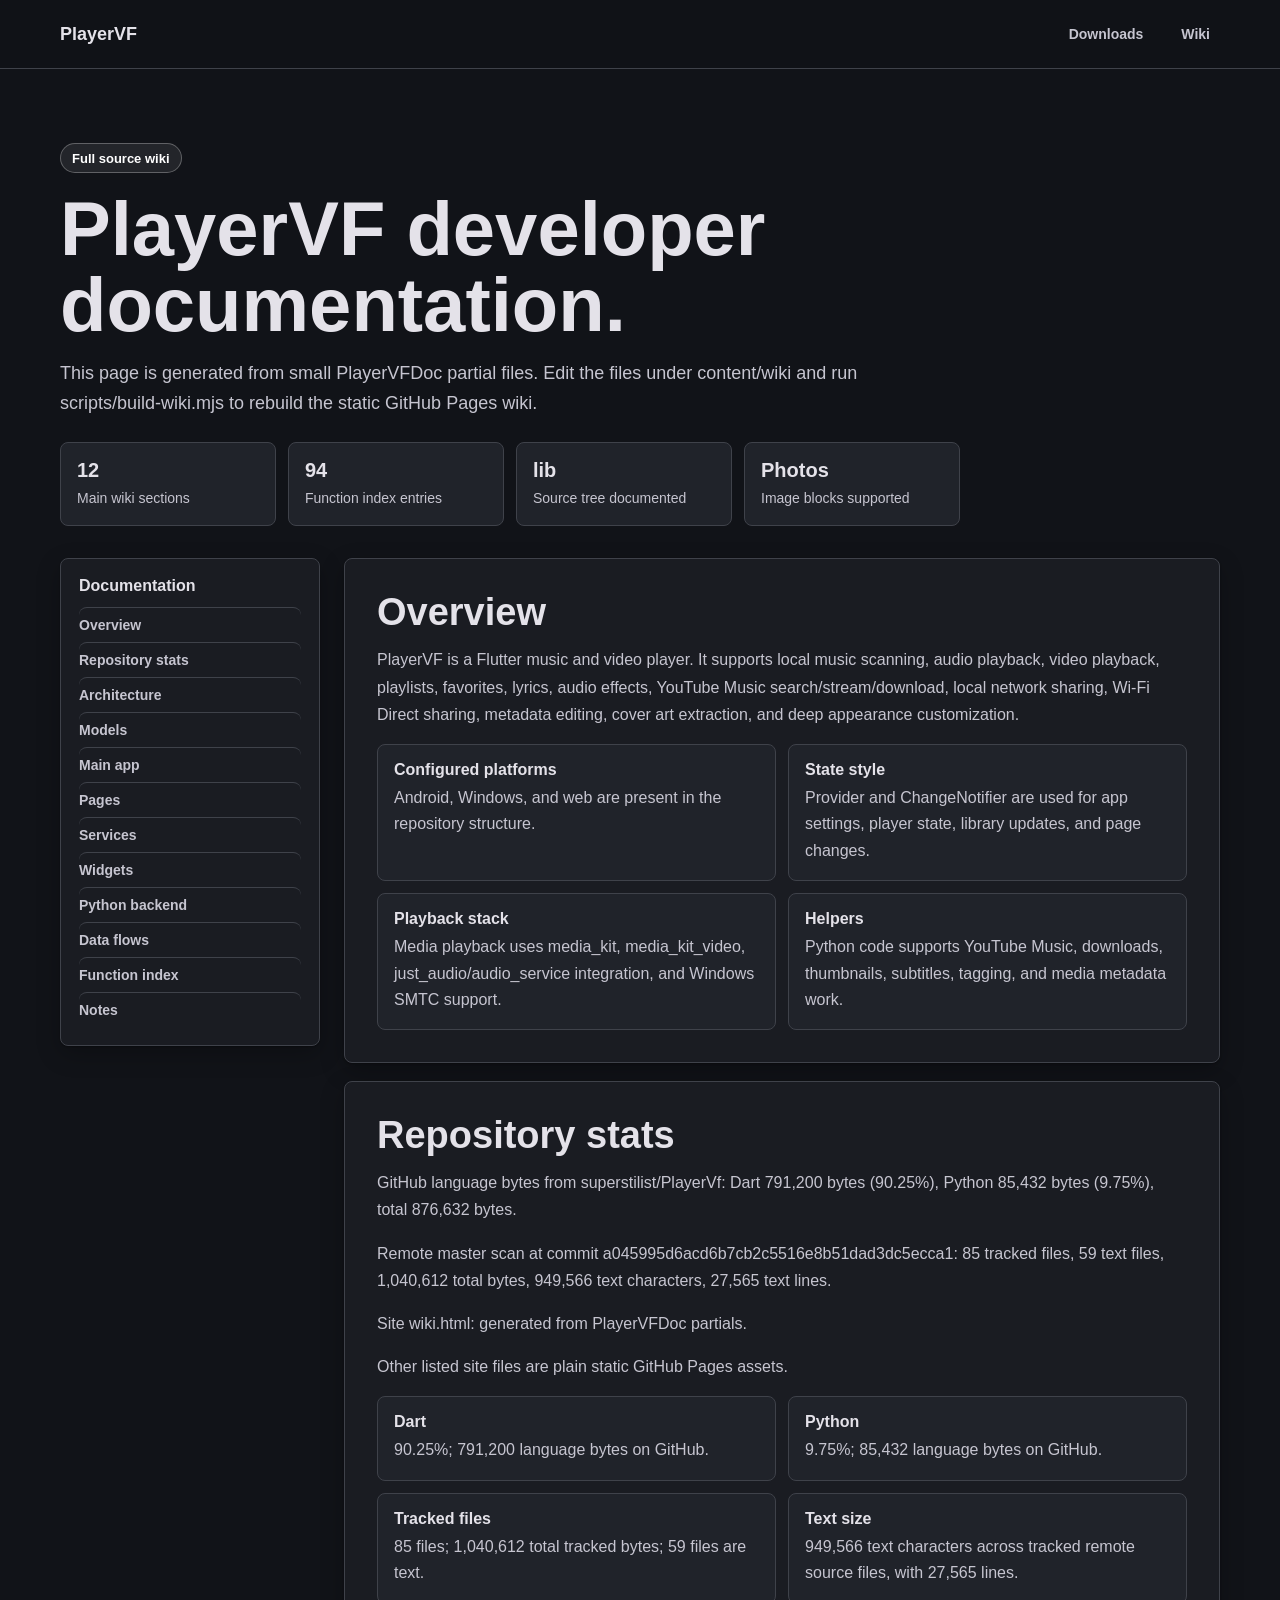
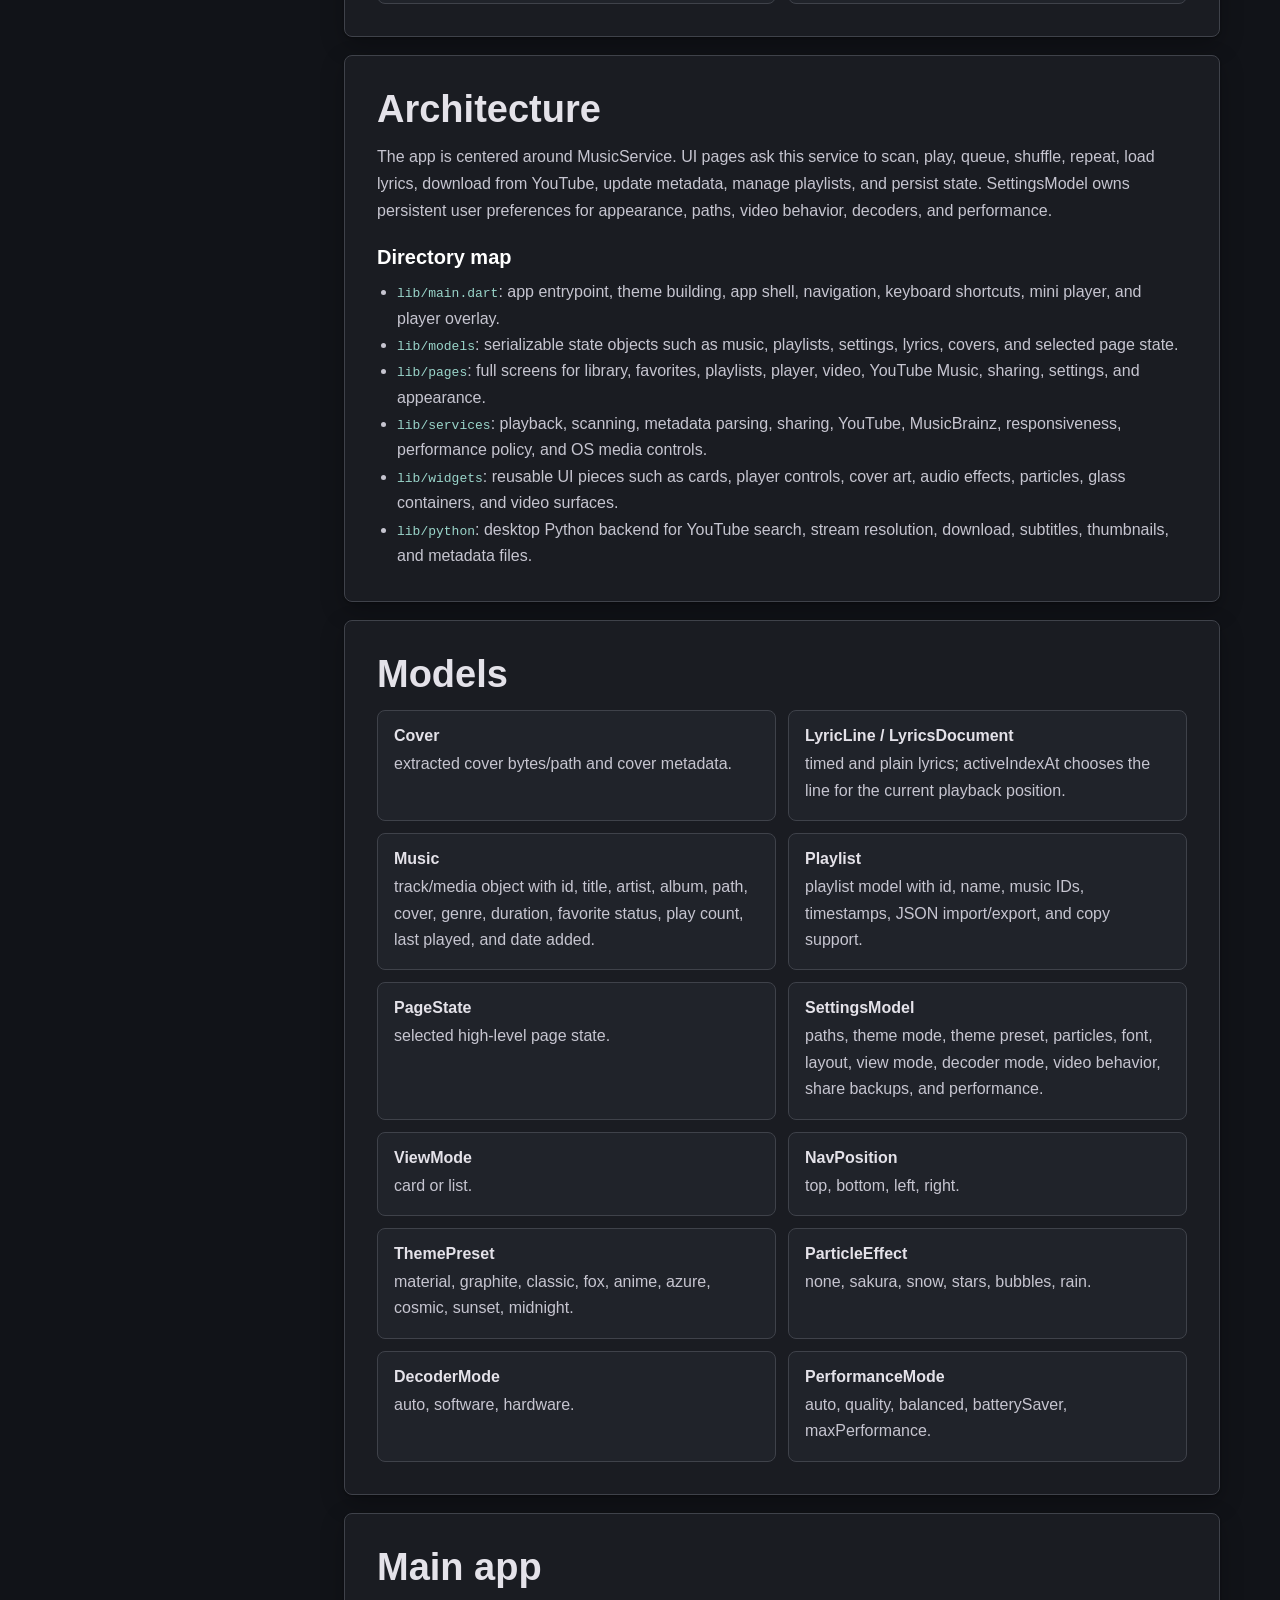
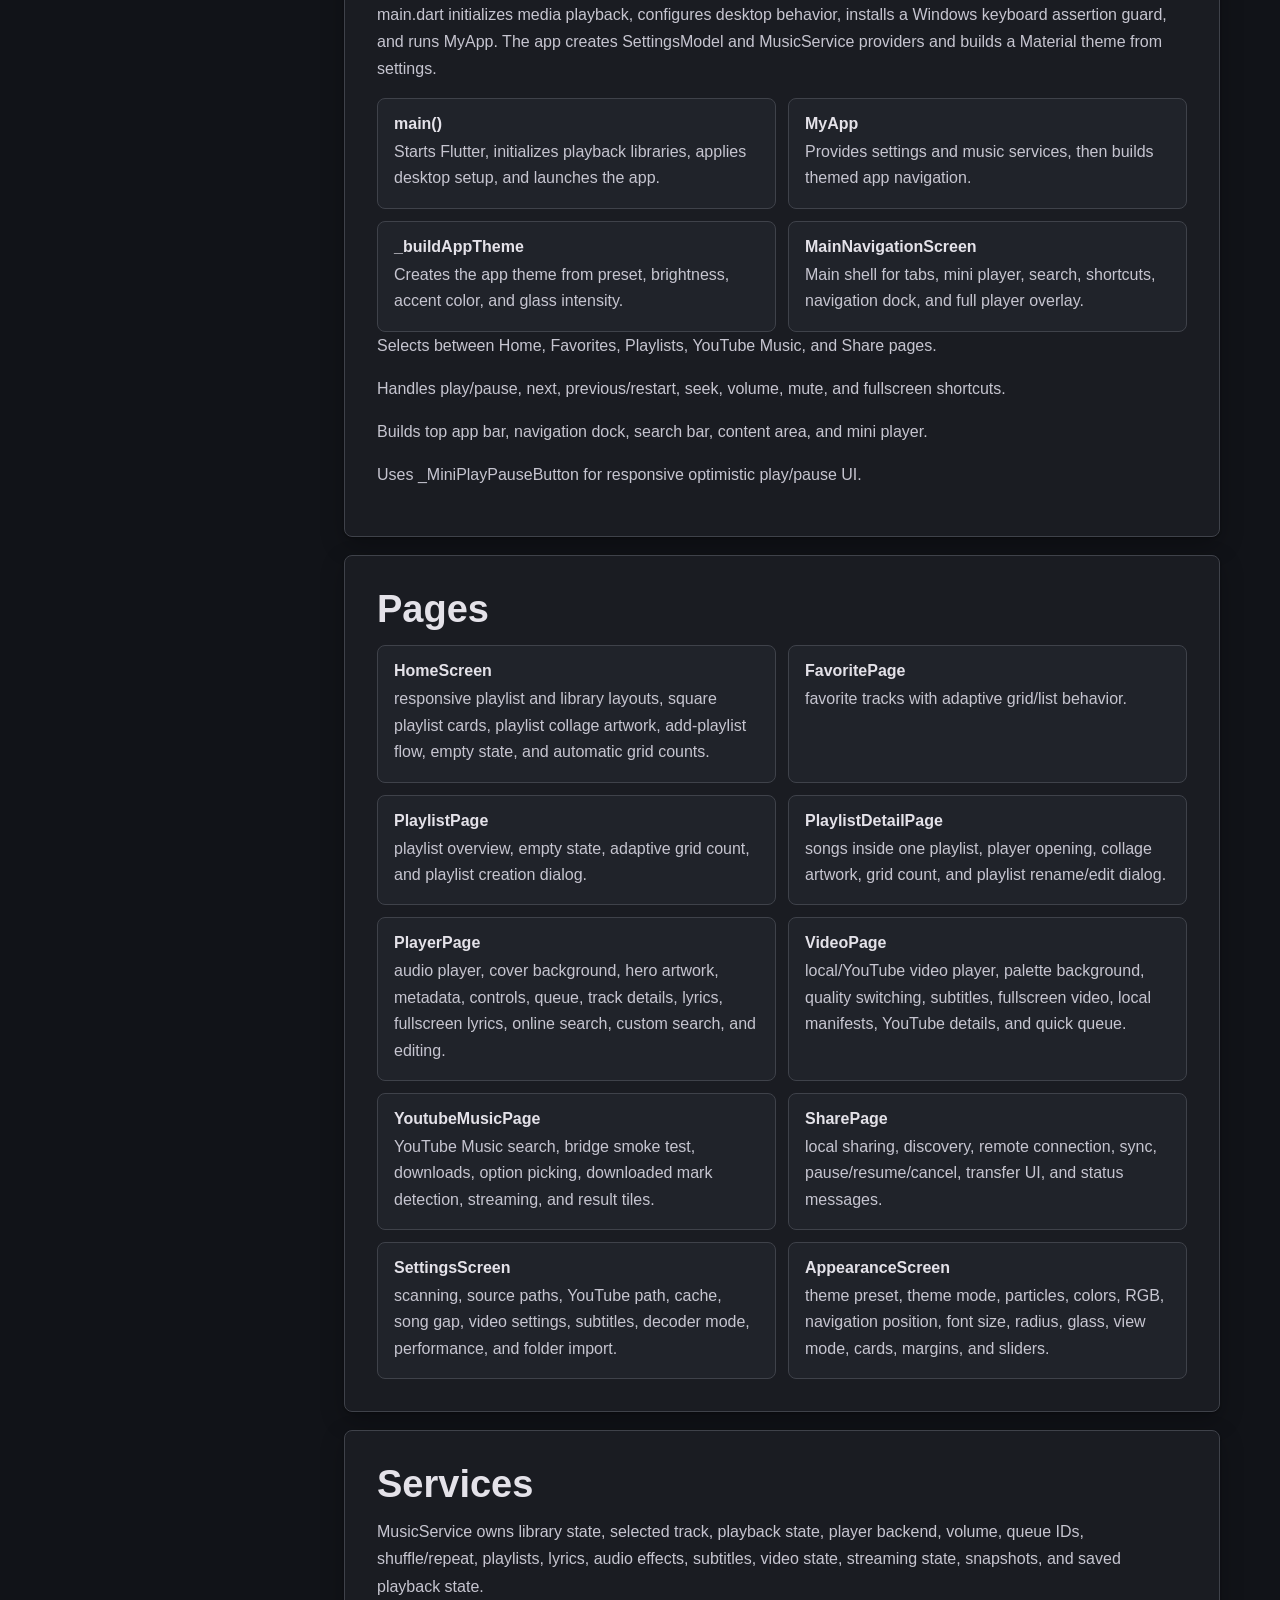
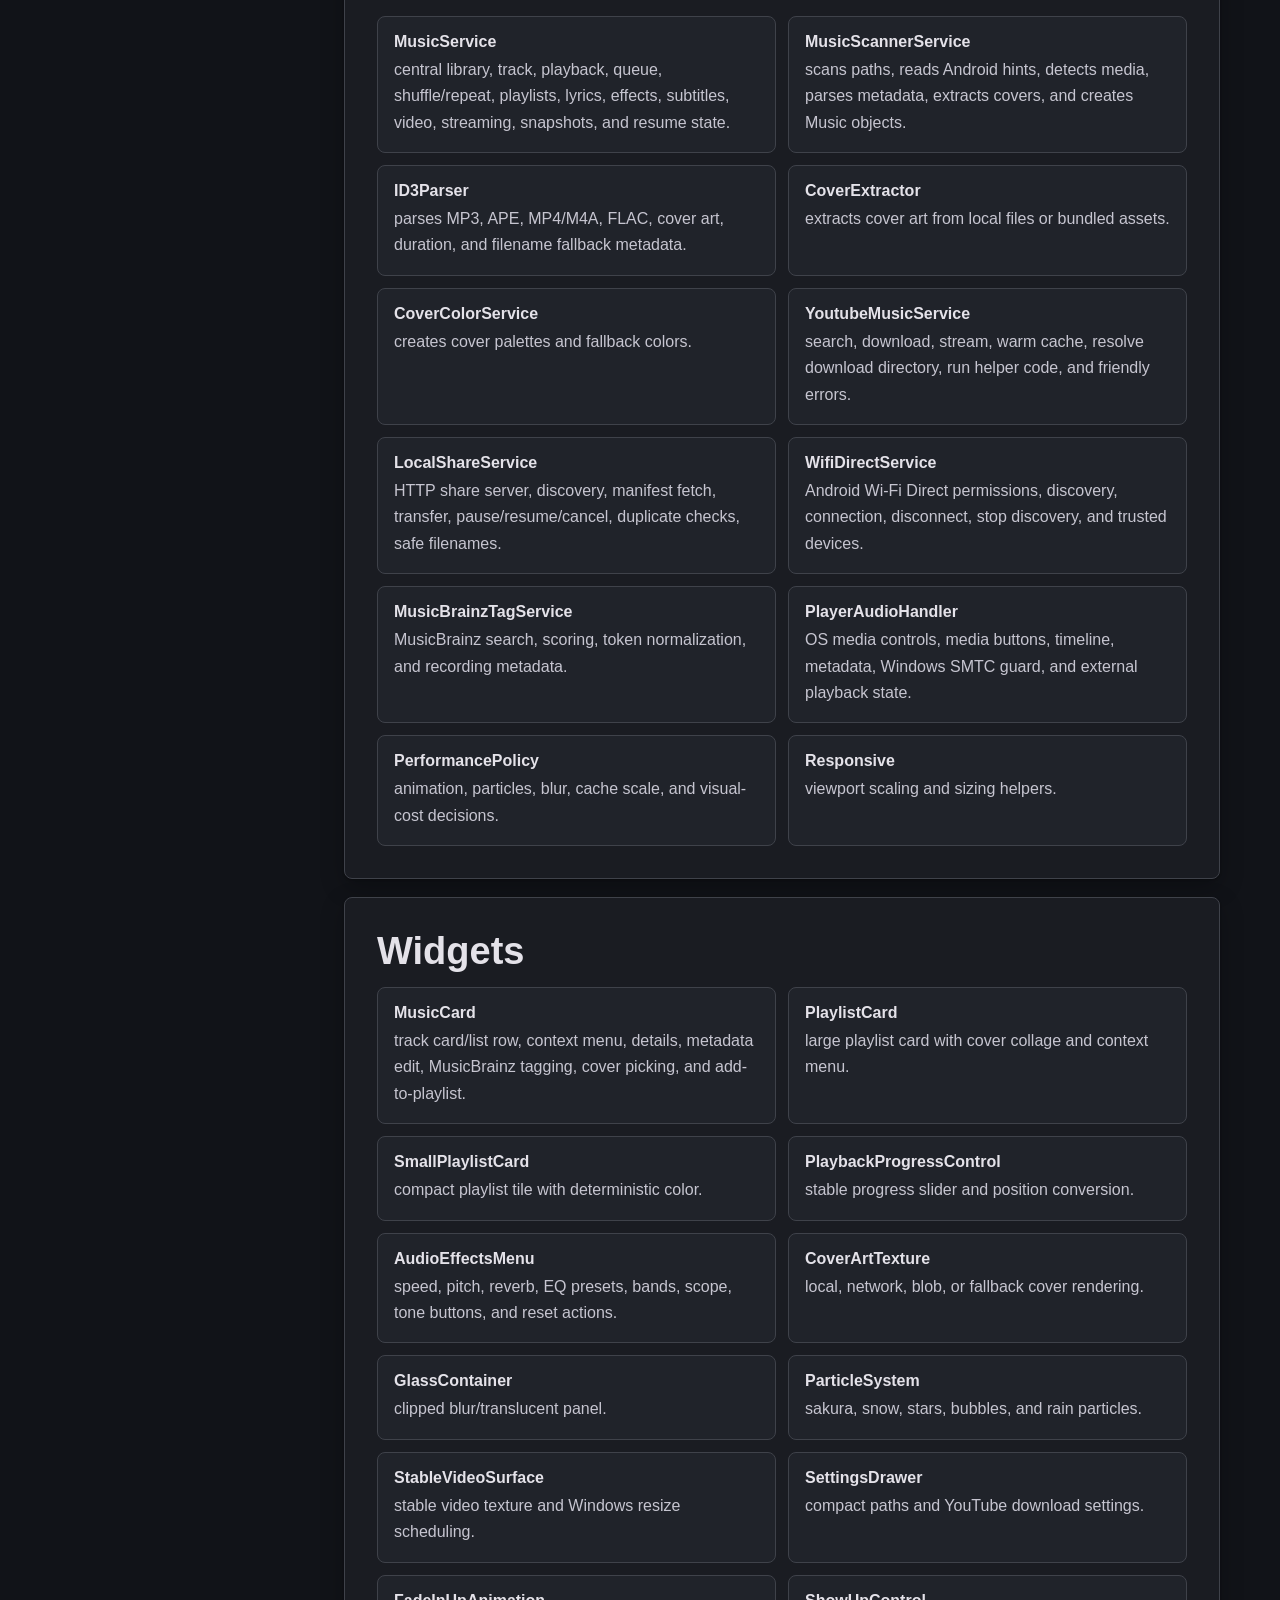
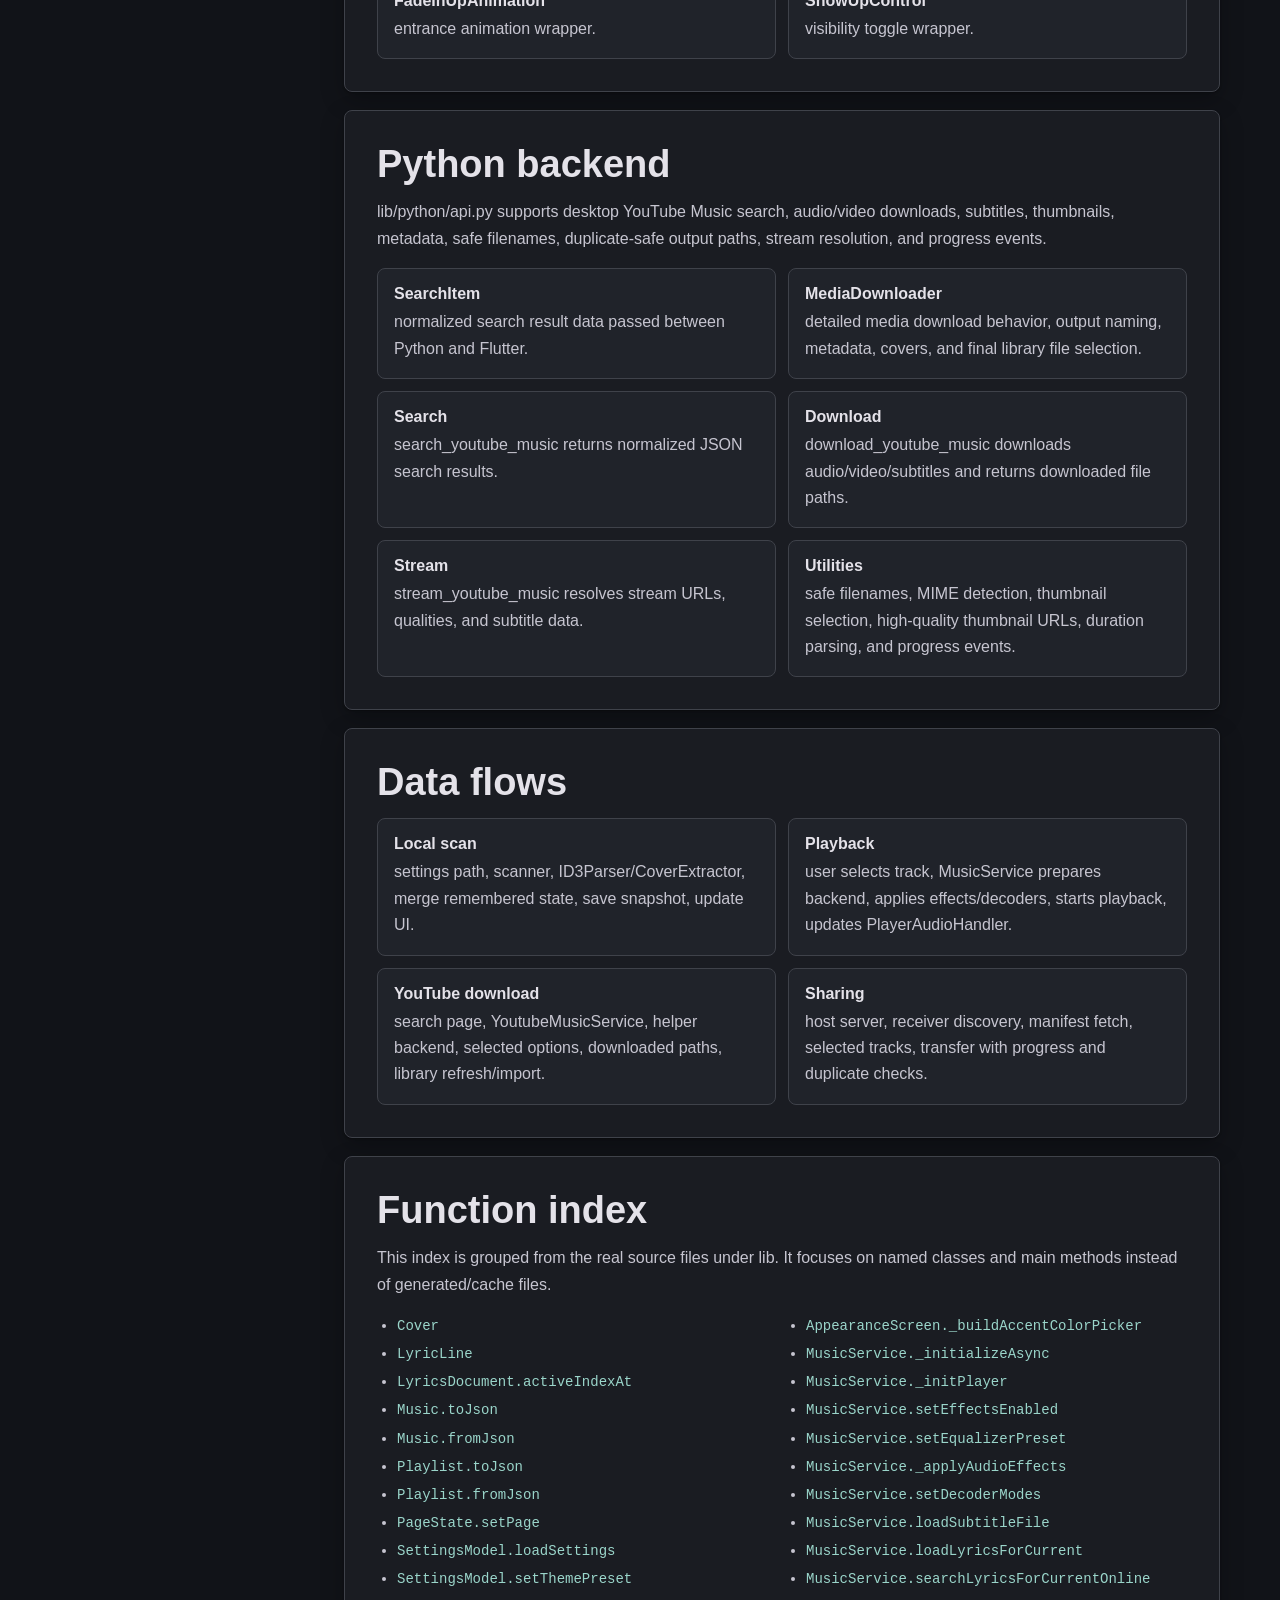
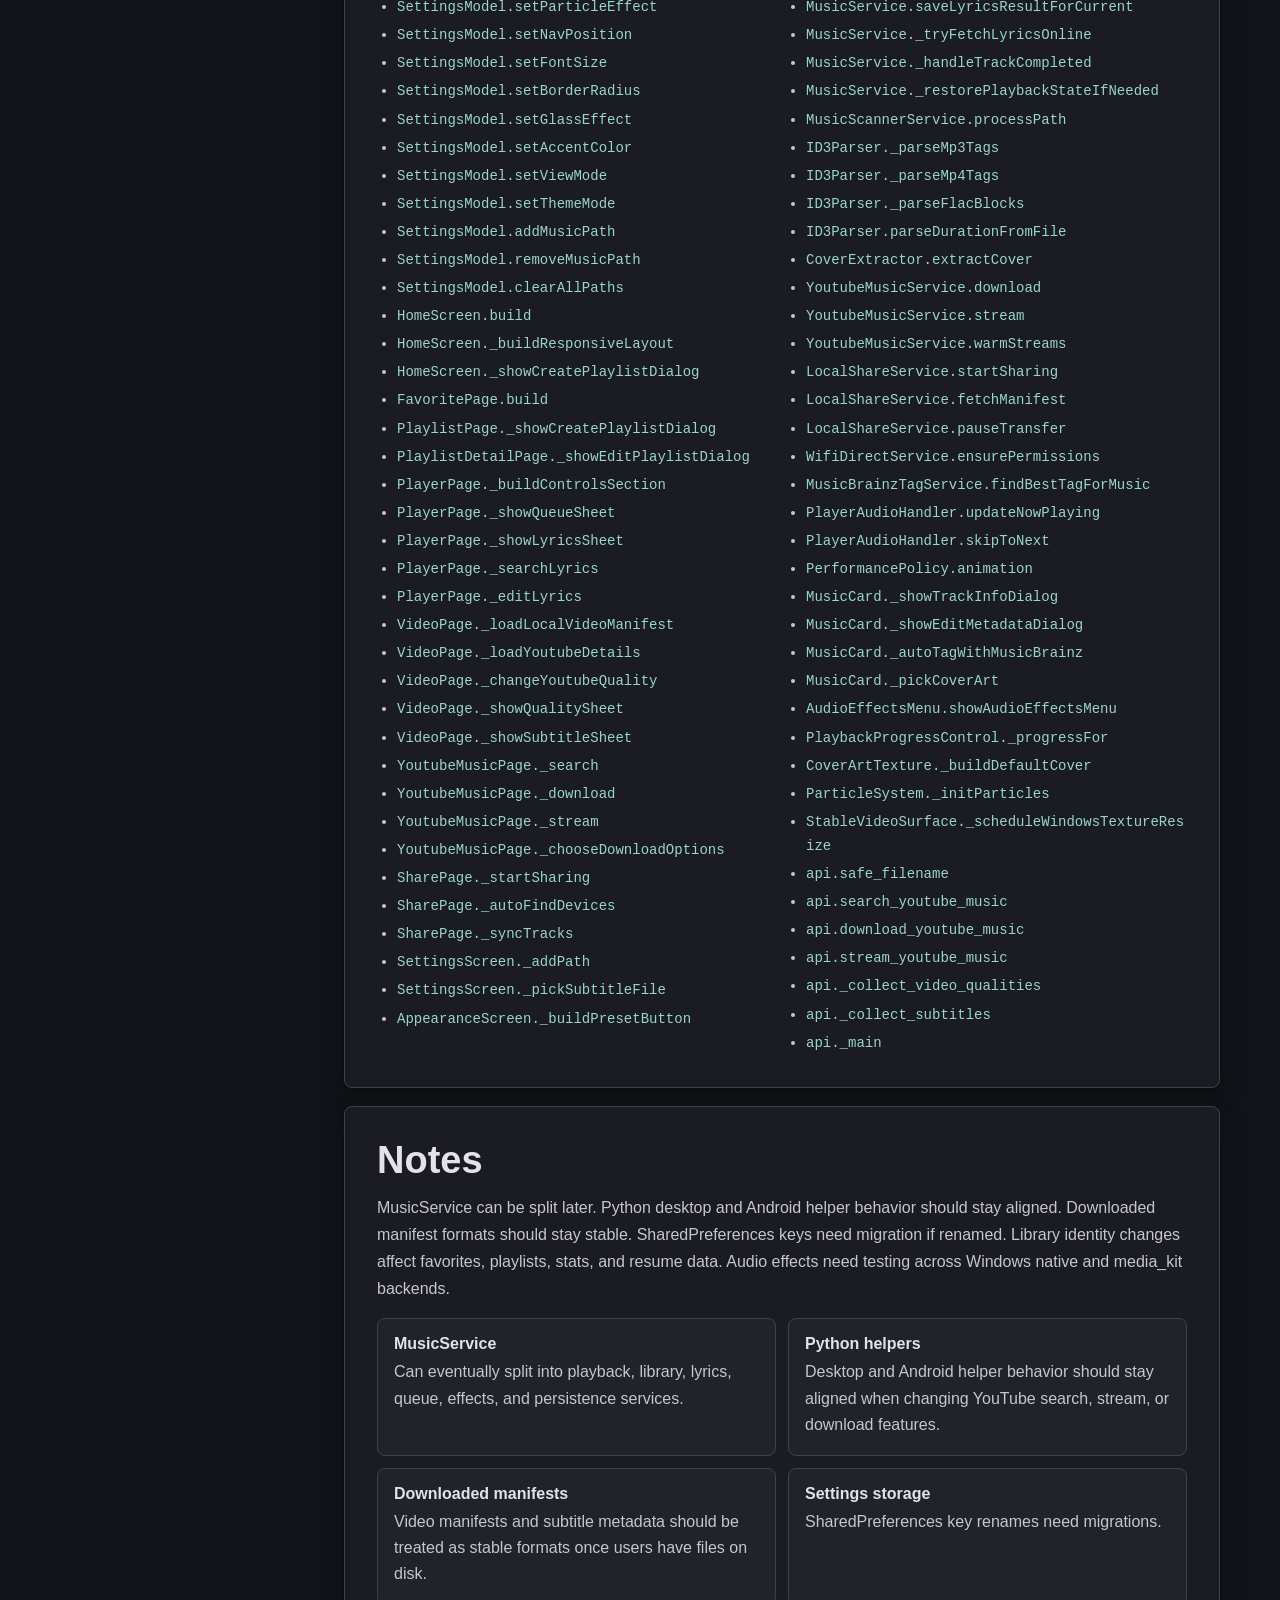
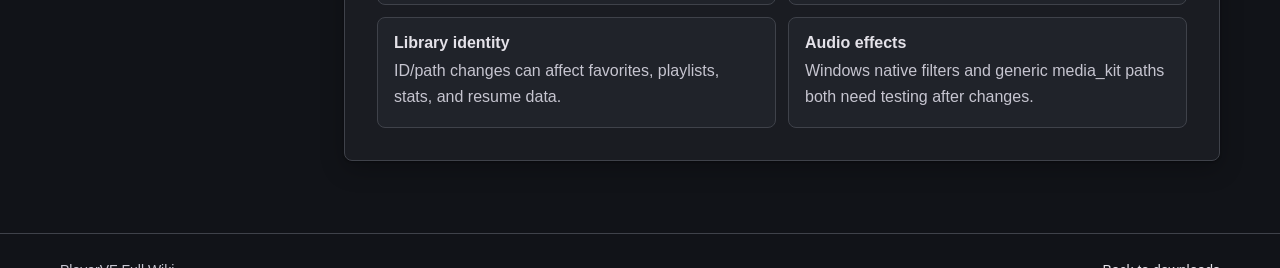
<file: wiki.html>
<!doctype html>
<html lang="en">
<head>
  <meta charset="utf-8">
  <meta name="viewport" content="width=device-width, initial-scale=1">
  <title>PlayerVF Full Wiki</title>
  <meta name="description" content="Full PlayerVF documentation generated from PlayerVFDoc partial files.">
  <meta name="theme-color" content="#07080d">
  <link rel="stylesheet" href="assets/css/base.css">
  <link rel="stylesheet" href="assets/css/wiki.css">
</head>
<body>
  <header class="site-header">
    <div class="wide-wrap nav">
      <a class="brand" href="index.html">PlayerVF</a>
      <nav class="links" aria-label="Main navigation">
        <a href="index.html">Downloads</a>
        <a href="wiki.html">Wiki</a>
      </nav>
    </div>
  </header>

  <main class="wide-wrap">
    <section class="hero">
      <span class="label">Full source wiki</span>
      <h1>PlayerVF developer documentation.</h1>
      <p class="lead">This page is generated from small PlayerVFDoc partial files. Edit the files under content/wiki and run scripts/build-wiki.mjs to rebuild the static GitHub Pages wiki.</p>
      <div class="doc-stats" aria-label="Documentation summary">
        <div class="doc-stat"><strong>12</strong><span>Main wiki sections</span></div>
        <div class="doc-stat"><strong>94</strong><span>Function index entries</span></div>
        <div class="doc-stat"><strong>lib</strong><span>Source tree documented</span></div>
        <div class="doc-stat"><strong>Photos</strong><span>Image blocks supported</span></div>
      </div>
    </section>

    <div class="layout">
      <aside class="toc" aria-label="Wiki sections">
        <strong>Documentation</strong>
        <a href="#overview">Overview</a>
        <a href="#repo-stats">Repository stats</a>
        <a href="#architecture">Architecture</a>
        <a href="#models">Models</a>
        <a href="#main">Main app</a>
        <a href="#pages">Pages</a>
        <a href="#services">Services</a>
        <a href="#widgets">Widgets</a>
        <a href="#python">Python backend</a>
        <a href="#flows">Data flows</a>
        <a href="#function-index">Function index</a>
        <a href="#future">Notes</a>
      </aside>

      <div class="content">
        <section id="overview" class="card">
          <h2>Overview</h2>
          <p>PlayerVF is a Flutter music and video player. It supports local music scanning, audio playback, video playback, playlists, favorites, lyrics, audio effects, YouTube Music search/stream/download, local network sharing, Wi-Fi Direct sharing, metadata editing, cover art extraction, and deep appearance customization.</p>
          <div class="grid">
            <div class="mini"><strong>Configured platforms</strong><span>Android, Windows, and web are present in the repository structure.</span></div>
            <div class="mini"><strong>State style</strong><span>Provider and ChangeNotifier are used for app settings, player state, library updates, and page changes.</span></div>
            <div class="mini"><strong>Playback stack</strong><span>Media playback uses media_kit, media_kit_video, just_audio/audio_service integration, and Windows SMTC support.</span></div>
            <div class="mini"><strong>Helpers</strong><span>Python code supports YouTube Music, downloads, thumbnails, subtitles, tagging, and media metadata work.</span></div>
          </div>
        </section>

        <section id="repo-stats" class="card">
          <h2>Repository stats</h2>
          <p>GitHub language bytes from superstilist/PlayerVf: Dart 791,200 bytes (90.25%), Python 85,432 bytes (9.75%), total 876,632 bytes.</p>
          <p>Remote master scan at commit a045995d6acd6b7cb2c5516e8b51dad3dc5ecca1: 85 tracked files, 59 text files, 1,040,612 total bytes, 949,566 text characters, 27,565 text lines.</p>
          <p>Site wiki.html: generated from PlayerVFDoc partials.</p>
          <p>Other listed site files are plain static GitHub Pages assets.</p>
          <div class="grid">
            <div class="mini"><strong>Dart</strong><span>90.25%; 791,200 language bytes on GitHub.</span></div>
            <div class="mini"><strong>Python</strong><span>9.75%; 85,432 language bytes on GitHub.</span></div>
            <div class="mini"><strong>Tracked files</strong><span>85 files; 1,040,612 total tracked bytes; 59 files are text.</span></div>
            <div class="mini"><strong>Text size</strong><span>949,566 text characters across tracked remote source files, with 27,565 lines.</span></div>
          </div>
        </section>

        <section id="architecture" class="card">
          <h2>Architecture</h2>
          <p>The app is centered around MusicService. UI pages ask this service to scan, play, queue, shuffle, repeat, load lyrics, download from YouTube, update metadata, manage playlists, and persist state. SettingsModel owns persistent user preferences for appearance, paths, video behavior, decoders, and performance.</p>
          <h3>Directory map</h3>
          <ul>
            <li><code>lib/main.dart</code>: app entrypoint, theme building, app shell, navigation, keyboard shortcuts, mini player, and player overlay.</li>
            <li><code>lib/models</code>: serializable state objects such as music, playlists, settings, lyrics, covers, and selected page state.</li>
            <li><code>lib/pages</code>: full screens for library, favorites, playlists, player, video, YouTube Music, sharing, settings, and appearance.</li>
            <li><code>lib/services</code>: playback, scanning, metadata parsing, sharing, YouTube, MusicBrainz, responsiveness, performance policy, and OS media controls.</li>
            <li><code>lib/widgets</code>: reusable UI pieces such as cards, player controls, cover art, audio effects, particles, glass containers, and video surfaces.</li>
            <li><code>lib/python</code>: desktop Python backend for YouTube search, stream resolution, download, subtitles, thumbnails, and metadata files.</li>
          </ul>
        </section>

        <section id="models" class="card">
          <h2>Models</h2>
          <div class="grid">
            <div class="mini"><strong>Cover</strong><span>extracted cover bytes/path and cover metadata.</span></div>
            <div class="mini"><strong>LyricLine / LyricsDocument</strong><span>timed and plain lyrics; activeIndexAt chooses the line for the current playback position.</span></div>
            <div class="mini"><strong>Music</strong><span>track/media object with id, title, artist, album, path, cover, genre, duration, favorite status, play count, last played, and date added.</span></div>
            <div class="mini"><strong>Playlist</strong><span>playlist model with id, name, music IDs, timestamps, JSON import/export, and copy support.</span></div>
            <div class="mini"><strong>PageState</strong><span>selected high-level page state.</span></div>
            <div class="mini"><strong>SettingsModel</strong><span>paths, theme mode, theme preset, particles, font, layout, view mode, decoder mode, video behavior, share backups, and performance.</span></div>
            <div class="mini"><strong>ViewMode</strong><span>card or list.</span></div>
            <div class="mini"><strong>NavPosition</strong><span>top, bottom, left, right.</span></div>
            <div class="mini"><strong>ThemePreset</strong><span>material, graphite, classic, fox, anime, azure, cosmic, sunset, midnight.</span></div>
            <div class="mini"><strong>ParticleEffect</strong><span>none, sakura, snow, stars, bubbles, rain.</span></div>
            <div class="mini"><strong>DecoderMode</strong><span>auto, software, hardware.</span></div>
            <div class="mini"><strong>PerformanceMode</strong><span>auto, quality, balanced, batterySaver, maxPerformance.</span></div>
          </div>
        </section>

        <section id="main" class="card">
          <h2>Main app</h2>
          <p>main.dart initializes media playback, configures desktop behavior, installs a Windows keyboard assertion guard, and runs MyApp. The app creates SettingsModel and MusicService providers and builds a Material theme from settings.</p>
          <div class="grid">
            <div class="mini"><strong>main()</strong><span>Starts Flutter, initializes playback libraries, applies desktop setup, and launches the app.</span></div>
            <div class="mini"><strong>MyApp</strong><span>Provides settings and music services, then builds themed app navigation.</span></div>
            <div class="mini"><strong>_buildAppTheme</strong><span>Creates the app theme from preset, brightness, accent color, and glass intensity.</span></div>
            <div class="mini"><strong>MainNavigationScreen</strong><span>Main shell for tabs, mini player, search, shortcuts, navigation dock, and full player overlay.</span></div>
          </div>
          <p>Selects between Home, Favorites, Playlists, YouTube Music, and Share pages.</p>
          <p>Handles play/pause, next, previous/restart, seek, volume, mute, and fullscreen shortcuts.</p>
          <p>Builds top app bar, navigation dock, search bar, content area, and mini player.</p>
          <p>Uses _MiniPlayPauseButton for responsive optimistic play/pause UI.</p>
        </section>

        <section id="pages" class="card">
          <h2>Pages</h2>
          <div class="grid">
            <div class="mini"><strong>HomeScreen</strong><span>responsive playlist and library layouts, square playlist cards, playlist collage artwork, add-playlist flow, empty state, and automatic grid counts.</span></div>
            <div class="mini"><strong>FavoritePage</strong><span>favorite tracks with adaptive grid/list behavior.</span></div>
            <div class="mini"><strong>PlaylistPage</strong><span>playlist overview, empty state, adaptive grid count, and playlist creation dialog.</span></div>
            <div class="mini"><strong>PlaylistDetailPage</strong><span>songs inside one playlist, player opening, collage artwork, grid count, and playlist rename/edit dialog.</span></div>
            <div class="mini"><strong>PlayerPage</strong><span>audio player, cover background, hero artwork, metadata, controls, queue, track details, lyrics, fullscreen lyrics, online search, custom search, and editing.</span></div>
            <div class="mini"><strong>VideoPage</strong><span>local/YouTube video player, palette background, quality switching, subtitles, fullscreen video, local manifests, YouTube details, and quick queue.</span></div>
            <div class="mini"><strong>YoutubeMusicPage</strong><span>YouTube Music search, bridge smoke test, downloads, option picking, downloaded mark detection, streaming, and result tiles.</span></div>
            <div class="mini"><strong>SharePage</strong><span>local sharing, discovery, remote connection, sync, pause/resume/cancel, transfer UI, and status messages.</span></div>
            <div class="mini"><strong>SettingsScreen</strong><span>scanning, source paths, YouTube path, cache, song gap, video settings, subtitles, decoder mode, performance, and folder import.</span></div>
            <div class="mini"><strong>AppearanceScreen</strong><span>theme preset, theme mode, particles, colors, RGB, navigation position, font size, radius, glass, view mode, cards, margins, and sliders.</span></div>
          </div>
        </section>

        <section id="services" class="card">
          <h2>Services</h2>
          <p>MusicService owns library state, selected track, playback state, player backend, volume, queue IDs, shuffle/repeat, playlists, lyrics, audio effects, subtitles, video state, streaming state, snapshots, and saved playback state.</p>
          <div class="grid">
            <div class="mini"><strong>MusicService</strong><span>central library, track, playback, queue, shuffle/repeat, playlists, lyrics, effects, subtitles, video, streaming, snapshots, and resume state.</span></div>
            <div class="mini"><strong>MusicScannerService</strong><span>scans paths, reads Android hints, detects media, parses metadata, extracts covers, and creates Music objects.</span></div>
            <div class="mini"><strong>ID3Parser</strong><span>parses MP3, APE, MP4/M4A, FLAC, cover art, duration, and filename fallback metadata.</span></div>
            <div class="mini"><strong>CoverExtractor</strong><span>extracts cover art from local files or bundled assets.</span></div>
            <div class="mini"><strong>CoverColorService</strong><span>creates cover palettes and fallback colors.</span></div>
            <div class="mini"><strong>YoutubeMusicService</strong><span>search, download, stream, warm cache, resolve download directory, run helper code, and friendly errors.</span></div>
            <div class="mini"><strong>LocalShareService</strong><span>HTTP share server, discovery, manifest fetch, transfer, pause/resume/cancel, duplicate checks, safe filenames.</span></div>
            <div class="mini"><strong>WifiDirectService</strong><span>Android Wi-Fi Direct permissions, discovery, connection, disconnect, stop discovery, and trusted devices.</span></div>
            <div class="mini"><strong>MusicBrainzTagService</strong><span>MusicBrainz search, scoring, token normalization, and recording metadata.</span></div>
            <div class="mini"><strong>PlayerAudioHandler</strong><span>OS media controls, media buttons, timeline, metadata, Windows SMTC guard, and external playback state.</span></div>
            <div class="mini"><strong>PerformancePolicy</strong><span>animation, particles, blur, cache scale, and visual-cost decisions.</span></div>
            <div class="mini"><strong>Responsive</strong><span>viewport scaling and sizing helpers.</span></div>
          </div>
        </section>

        <section id="widgets" class="card">
          <h2>Widgets</h2>
          <div class="grid">
            <div class="mini"><strong>MusicCard</strong><span>track card/list row, context menu, details, metadata edit, MusicBrainz tagging, cover picking, and add-to-playlist.</span></div>
            <div class="mini"><strong>PlaylistCard</strong><span>large playlist card with cover collage and context menu.</span></div>
            <div class="mini"><strong>SmallPlaylistCard</strong><span>compact playlist tile with deterministic color.</span></div>
            <div class="mini"><strong>PlaybackProgressControl</strong><span>stable progress slider and position conversion.</span></div>
            <div class="mini"><strong>AudioEffectsMenu</strong><span>speed, pitch, reverb, EQ presets, bands, scope, tone buttons, and reset actions.</span></div>
            <div class="mini"><strong>CoverArtTexture</strong><span>local, network, blob, or fallback cover rendering.</span></div>
            <div class="mini"><strong>GlassContainer</strong><span>clipped blur/translucent panel.</span></div>
            <div class="mini"><strong>ParticleSystem</strong><span>sakura, snow, stars, bubbles, and rain particles.</span></div>
            <div class="mini"><strong>StableVideoSurface</strong><span>stable video texture and Windows resize scheduling.</span></div>
            <div class="mini"><strong>SettingsDrawer</strong><span>compact paths and YouTube download settings.</span></div>
            <div class="mini"><strong>FadeInUpAnimation</strong><span>entrance animation wrapper.</span></div>
            <div class="mini"><strong>ShowUpControl</strong><span>visibility toggle wrapper.</span></div>
          </div>
        </section>

        <section id="python" class="card">
          <h2>Python backend</h2>
          <p>lib/python/api.py supports desktop YouTube Music search, audio/video downloads, subtitles, thumbnails, metadata, safe filenames, duplicate-safe output paths, stream resolution, and progress events.</p>
          <div class="grid">
            <div class="mini"><strong>SearchItem</strong><span>normalized search result data passed between Python and Flutter.</span></div>
            <div class="mini"><strong>MediaDownloader</strong><span>detailed media download behavior, output naming, metadata, covers, and final library file selection.</span></div>
            <div class="mini"><strong>Search</strong><span>search_youtube_music returns normalized JSON search results.</span></div>
            <div class="mini"><strong>Download</strong><span>download_youtube_music downloads audio/video/subtitles and returns downloaded file paths.</span></div>
            <div class="mini"><strong>Stream</strong><span>stream_youtube_music resolves stream URLs, qualities, and subtitle data.</span></div>
            <div class="mini"><strong>Utilities</strong><span>safe filenames, MIME detection, thumbnail selection, high-quality thumbnail URLs, duration parsing, and progress events.</span></div>
          </div>
        </section>

        <section id="flows" class="card">
          <h2>Data flows</h2>
          <div class="grid">
            <div class="mini"><strong>Local scan</strong><span>settings path, scanner, ID3Parser/CoverExtractor, merge remembered state, save snapshot, update UI.</span></div>
            <div class="mini"><strong>Playback</strong><span>user selects track, MusicService prepares backend, applies effects/decoders, starts playback, updates PlayerAudioHandler.</span></div>
            <div class="mini"><strong>YouTube download</strong><span>search page, YoutubeMusicService, helper backend, selected options, downloaded paths, library refresh/import.</span></div>
            <div class="mini"><strong>Sharing</strong><span>host server, receiver discovery, manifest fetch, selected tracks, transfer with progress and duplicate checks.</span></div>
          </div>
        </section>

        <section id="function-index" class="card">
          <h2>Function index</h2>
          <p>This index is grouped from the real source files under lib. It focuses on named classes and main methods instead of generated/cache files.</p>
          <ul class="function-list">
            <li><code>Cover</code></li>
            <li><code>LyricLine</code></li>
            <li><code>LyricsDocument.activeIndexAt</code></li>
            <li><code>Music.toJson</code></li>
            <li><code>Music.fromJson</code></li>
            <li><code>Playlist.toJson</code></li>
            <li><code>Playlist.fromJson</code></li>
            <li><code>PageState.setPage</code></li>
            <li><code>SettingsModel.loadSettings</code></li>
            <li><code>SettingsModel.setThemePreset</code></li>
            <li><code>SettingsModel.setParticleEffect</code></li>
            <li><code>SettingsModel.setNavPosition</code></li>
            <li><code>SettingsModel.setFontSize</code></li>
            <li><code>SettingsModel.setBorderRadius</code></li>
            <li><code>SettingsModel.setGlassEffect</code></li>
            <li><code>SettingsModel.setAccentColor</code></li>
            <li><code>SettingsModel.setViewMode</code></li>
            <li><code>SettingsModel.setThemeMode</code></li>
            <li><code>SettingsModel.addMusicPath</code></li>
            <li><code>SettingsModel.removeMusicPath</code></li>
            <li><code>SettingsModel.clearAllPaths</code></li>
            <li><code>HomeScreen.build</code></li>
            <li><code>HomeScreen._buildResponsiveLayout</code></li>
            <li><code>HomeScreen._showCreatePlaylistDialog</code></li>
            <li><code>FavoritePage.build</code></li>
            <li><code>PlaylistPage._showCreatePlaylistDialog</code></li>
            <li><code>PlaylistDetailPage._showEditPlaylistDialog</code></li>
            <li><code>PlayerPage._buildControlsSection</code></li>
            <li><code>PlayerPage._showQueueSheet</code></li>
            <li><code>PlayerPage._showLyricsSheet</code></li>
            <li><code>PlayerPage._searchLyrics</code></li>
            <li><code>PlayerPage._editLyrics</code></li>
            <li><code>VideoPage._loadLocalVideoManifest</code></li>
            <li><code>VideoPage._loadYoutubeDetails</code></li>
            <li><code>VideoPage._changeYoutubeQuality</code></li>
            <li><code>VideoPage._showQualitySheet</code></li>
            <li><code>VideoPage._showSubtitleSheet</code></li>
            <li><code>YoutubeMusicPage._search</code></li>
            <li><code>YoutubeMusicPage._download</code></li>
            <li><code>YoutubeMusicPage._stream</code></li>
            <li><code>YoutubeMusicPage._chooseDownloadOptions</code></li>
            <li><code>SharePage._startSharing</code></li>
            <li><code>SharePage._autoFindDevices</code></li>
            <li><code>SharePage._syncTracks</code></li>
            <li><code>SettingsScreen._addPath</code></li>
            <li><code>SettingsScreen._pickSubtitleFile</code></li>
            <li><code>AppearanceScreen._buildPresetButton</code></li>
            <li><code>AppearanceScreen._buildAccentColorPicker</code></li>
            <li><code>MusicService._initializeAsync</code></li>
            <li><code>MusicService._initPlayer</code></li>
            <li><code>MusicService.setEffectsEnabled</code></li>
            <li><code>MusicService.setEqualizerPreset</code></li>
            <li><code>MusicService._applyAudioEffects</code></li>
            <li><code>MusicService.setDecoderModes</code></li>
            <li><code>MusicService.loadSubtitleFile</code></li>
            <li><code>MusicService.loadLyricsForCurrent</code></li>
            <li><code>MusicService.searchLyricsForCurrentOnline</code></li>
            <li><code>MusicService.saveLyricsResultForCurrent</code></li>
            <li><code>MusicService._tryFetchLyricsOnline</code></li>
            <li><code>MusicService._handleTrackCompleted</code></li>
            <li><code>MusicService._restorePlaybackStateIfNeeded</code></li>
            <li><code>MusicScannerService.processPath</code></li>
            <li><code>ID3Parser._parseMp3Tags</code></li>
            <li><code>ID3Parser._parseMp4Tags</code></li>
            <li><code>ID3Parser._parseFlacBlocks</code></li>
            <li><code>ID3Parser.parseDurationFromFile</code></li>
            <li><code>CoverExtractor.extractCover</code></li>
            <li><code>YoutubeMusicService.download</code></li>
            <li><code>YoutubeMusicService.stream</code></li>
            <li><code>YoutubeMusicService.warmStreams</code></li>
            <li><code>LocalShareService.startSharing</code></li>
            <li><code>LocalShareService.fetchManifest</code></li>
            <li><code>LocalShareService.pauseTransfer</code></li>
            <li><code>WifiDirectService.ensurePermissions</code></li>
            <li><code>MusicBrainzTagService.findBestTagForMusic</code></li>
            <li><code>PlayerAudioHandler.updateNowPlaying</code></li>
            <li><code>PlayerAudioHandler.skipToNext</code></li>
            <li><code>PerformancePolicy.animation</code></li>
            <li><code>MusicCard._showTrackInfoDialog</code></li>
            <li><code>MusicCard._showEditMetadataDialog</code></li>
            <li><code>MusicCard._autoTagWithMusicBrainz</code></li>
            <li><code>MusicCard._pickCoverArt</code></li>
            <li><code>AudioEffectsMenu.showAudioEffectsMenu</code></li>
            <li><code>PlaybackProgressControl._progressFor</code></li>
            <li><code>CoverArtTexture._buildDefaultCover</code></li>
            <li><code>ParticleSystem._initParticles</code></li>
            <li><code>StableVideoSurface._scheduleWindowsTextureResize</code></li>
            <li><code>api.safe_filename</code></li>
            <li><code>api.search_youtube_music</code></li>
            <li><code>api.download_youtube_music</code></li>
            <li><code>api.stream_youtube_music</code></li>
            <li><code>api._collect_video_qualities</code></li>
            <li><code>api._collect_subtitles</code></li>
            <li><code>api._main</code></li>
          </ul>
        </section>

        <section id="future" class="card">
          <h2>Notes</h2>
          <p>MusicService can be split later. Python desktop and Android helper behavior should stay aligned. Downloaded manifest formats should stay stable. SharedPreferences keys need migration if renamed. Library identity changes affect favorites, playlists, stats, and resume data. Audio effects need testing across Windows native and media_kit backends.</p>
          <div class="grid">
            <div class="mini"><strong>MusicService</strong><span>Can eventually split into playback, library, lyrics, queue, effects, and persistence services.</span></div>
            <div class="mini"><strong>Python helpers</strong><span>Desktop and Android helper behavior should stay aligned when changing YouTube search, stream, or download features.</span></div>
            <div class="mini"><strong>Downloaded manifests</strong><span>Video manifests and subtitle metadata should be treated as stable formats once users have files on disk.</span></div>
            <div class="mini"><strong>Settings storage</strong><span>SharedPreferences key renames need migrations.</span></div>
            <div class="mini"><strong>Library identity</strong><span>ID/path changes can affect favorites, playlists, stats, and resume data.</span></div>
            <div class="mini"><strong>Audio effects</strong><span>Windows native filters and generic media_kit paths both need testing after changes.</span></div>
          </div>
        </section>
      </div>
    </div>
  </main>

  <footer>
    <div class="wide-wrap footer-row">
      <span>PlayerVF Full Wiki</span>
      <a href="index.html">Back to downloads</a>
    </div>
  </footer>
</body>
</html>
</file>
<file: assets/css/base.css>
:root {
  color-scheme: dark;
  --bg: #111318;
  --surface: #1a1c22;
  --surface-2: #20232a;
  --surface-3: #2a2d35;
  --text: #e4e2e9;
  --muted: #c6c5d0;
  --muted-2: #9294a0;
  --line: #3f424a;
  --line-strong: #5b5f6a;
  --accent: #ffffff;
  --accent-on: #111318;
  --accent-2: #9ad5ca;
  --danger: #ffb4ab;
  --shadow: 0 1px 2px rgba(0, 0, 0, .32), 0 8px 24px rgba(0, 0, 0, .24);
  --radius: 8px;
  font-family: Inter, "Segoe UI", Roboto, Arial, Helvetica, sans-serif;
}

* {
  box-sizing: border-box;
}

html {
  scroll-behavior: smooth;
}

body {
  margin: 0;
  min-height: 100vh;
  background: var(--bg);
  color: var(--text);
  text-rendering: optimizeLegibility;
}

a {
  color: inherit;
  text-decoration: none;
}

a:focus-visible,
button:focus-visible,
.button:focus-visible {
  outline: 3px solid rgba(255, 255, 255, .58);
  outline-offset: 3px;
}

.wrap {
  width: min(1040px, calc(100% - 32px));
  margin: 0 auto;
}

.wide-wrap {
  width: min(1160px, calc(100% - 32px));
  margin: 0 auto;
}

.site-header {
  position: sticky;
  top: 0;
  z-index: 20;
  border-bottom: 1px solid var(--line);
  background: rgba(17, 19, 24, .92);
  backdrop-filter: blur(14px);
}

.nav {
  min-height: 68px;
  display: flex;
  align-items: center;
  justify-content: space-between;
  gap: 18px;
}

.brand {
  font-size: 18px;
  font-weight: 750;
  letter-spacing: 0;
}

.links {
  display: flex;
  align-items: center;
  gap: 18px;
}

.links a {
  color: var(--muted);
  font-size: 14px;
  font-weight: 700;
  transition: color .18s ease, background .18s ease;
  padding: 9px 10px;
  border-radius: var(--radius);
}

.links a:hover {
  color: var(--text);
  background: var(--surface-2);
}

.button {
  min-height: 48px;
  display: inline-flex;
  align-items: center;
  justify-content: center;
  gap: 8px;
  padding: 0 18px;
  border: 1px solid transparent;
  border-radius: var(--radius);
  background: var(--accent);
  color: var(--accent-on);
  font-weight: 750;
  white-space: nowrap;
  box-shadow: 0 1px 2px rgba(0, 0, 0, .28);
  transition: transform .18s ease, box-shadow .18s ease, background .18s ease, border-color .18s ease;
}

.button:hover {
  transform: translateY(-1px);
  box-shadow: 0 3px 10px rgba(0, 0, 0, .32);
  background: #f3f4f7;
}

.button.secondary {
  background: var(--surface-2);
  border-color: var(--line);
  color: var(--text);
  box-shadow: none;
}

.button.secondary:hover {
  background: var(--surface-3);
  border-color: var(--line-strong);
}

.panel {
  border: 1px solid var(--line);
  border-radius: var(--radius);
  background: var(--surface);
  box-shadow: var(--shadow);
}

.label {
  display: inline-flex;
  align-items: center;
  min-height: 30px;
  padding: 0 11px;
  border: 1px solid rgba(255, 255, 255, .28);
  border-radius: 999px;
  background: rgba(255, 255, 255, .08);
  color: var(--accent);
  font-size: 13px;
  font-weight: 750;
}

h1,
h2,
h3,
h4,
p {
  margin-top: 0;
}

footer {
  padding: 28px 0 38px;
  border-top: 1px solid var(--line);
  color: var(--muted);
  font-size: 14px;
}

.footer-row {
  display: flex;
  justify-content: space-between;
  gap: 16px;
  flex-wrap: wrap;
}

.footer-row a {
  color: var(--text);
}

@media (prefers-reduced-motion: reduce) {
  *,
  *::before,
  *::after {
    scroll-behavior: auto !important;
    transition-duration: .001ms !important;
  }
}

@media (max-width: 560px) {
  .wrap,
  .wide-wrap {
    width: min(100% - 28px, 1160px);
  }

  .links {
    gap: 12px;
  }
}
</file>
<file: assets/css/wiki.css>
main {
  padding: 74px 0 72px;
}

.hero {
  max-width: 900px;
  margin-bottom: 32px;
}

h1 {
  margin: 18px 0 16px;
  font-size: clamp(42px, 8vw, 76px);
  line-height: 1;
  letter-spacing: 0;
}

.lead {
  color: var(--muted);
  font-size: 18px;
  line-height: 1.65;
}

.doc-stats {
  display: grid;
  grid-template-columns: repeat(4, 1fr);
  gap: 12px;
  margin-top: 24px;
}

.doc-stat {
  padding: 16px;
  border: 1px solid var(--line);
  border-radius: var(--radius);
  background: var(--surface-2);
}

.doc-stat strong {
  display: block;
  margin-bottom: 6px;
  color: var(--text);
  font-size: 20px;
}

.doc-stat span {
  color: var(--muted);
  font-size: 14px;
  line-height: 1.5;
}

.layout {
  display: grid;
  grid-template-columns: 260px 1fr;
  gap: 24px;
  align-items: start;
}

.toc,
.card {
  border: 1px solid var(--line);
  border-radius: var(--radius);
  background: var(--surface);
  box-shadow: var(--shadow);
}

.toc {
  position: sticky;
  top: 92px;
  max-height: calc(100vh - 116px);
  overflow: auto;
  padding: 18px;
}

.toc strong {
  display: block;
  margin-bottom: 12px;
}

.toc a {
  display: block;
  padding: 9px 0;
  color: var(--muted);
  font-size: 14px;
  font-weight: 700;
  border-top: 1px solid var(--line);
  border-radius: var(--radius);
  transition: color .18s ease, background .18s ease, padding-left .18s ease;
}

.toc a:hover {
  color: var(--text);
  background: var(--surface-2);
  padding-left: 4px;
}

.content {
  display: grid;
  gap: 18px;
  min-width: 0;
}

.card {
  padding: clamp(22px, 4vw, 32px);
  overflow: hidden;
  transition: border-color .18s ease, background .18s ease, box-shadow .18s ease;
  scroll-margin-top: 92px;
}

.card:hover {
  border-color: var(--line-strong);
  background: var(--surface-2);
  box-shadow: 0 2px 4px rgba(0, 0, 0, .3), 0 10px 26px rgba(0, 0, 0, .24);
}

.card h2 {
  margin-bottom: 12px;
  font-size: clamp(26px, 4vw, 38px);
}

.card h3 {
  margin: 22px 0 10px;
  color: var(--accent);
  font-size: 20px;
}

.card h4 {
  margin: 16px 0 8px;
  color: var(--text);
  font-size: 16px;
}

.card p {
  color: var(--muted);
  line-height: 1.7;
}

.grid {
  display: grid;
  grid-template-columns: repeat(2, 1fr);
  gap: 12px;
  margin-top: 14px;
}

.mini {
  padding: 16px;
  border: 1px solid var(--line);
  border-radius: var(--radius);
  background: var(--surface-2);
  transition: border-color .18s ease, background .18s ease;
}

.mini:hover {
  border-color: var(--line-strong);
  background: var(--surface-3);
}

.mini strong {
  display: block;
  margin-bottom: 6px;
}

.mini span,
li {
  color: var(--muted);
  line-height: 1.65;
}

.wiki-photo {
  margin: 18px 0;
  overflow: hidden;
  border: 1px solid var(--line);
  border-radius: var(--radius);
  background: var(--surface-2);
}

.wiki-photo img {
  display: block;
  width: 100%;
  max-height: 460px;
  object-fit: cover;
}

.wiki-photo figcaption {
  padding: 12px 14px;
  color: var(--muted);
  font-size: 14px;
  line-height: 1.55;
}

.photo-placeholder {
  display: grid;
  min-height: 180px;
  place-items: center;
  padding: 18px;
  color: var(--muted);
  text-align: center;
  background:
    linear-gradient(135deg, rgba(255, 255, 255, .08) 25%, transparent 25%) 0 0 / 18px 18px,
    linear-gradient(135deg, transparent 75%, rgba(255, 255, 255, .08) 75%) 0 0 / 18px 18px,
    var(--surface-3);
}

.stats-grid {
  grid-template-columns: repeat(4, 1fr);
}

.stat-tile .stat-number {
  display: block;
  margin: 8px 0;
  color: var(--text);
  font-size: clamp(24px, 4vw, 34px);
  font-weight: 800;
  line-height: 1;
}

.table-wrap {
  margin-top: 12px;
  overflow-x: auto;
  border: 1px solid var(--line);
  border-radius: var(--radius);
}

table {
  width: 100%;
  min-width: 640px;
  border-collapse: collapse;
  font-size: 14px;
}

th,
td {
  padding: 12px;
  text-align: left;
  border-bottom: 1px solid var(--line);
}

th {
  color: var(--text);
  background: var(--surface-2);
}

td {
  color: var(--muted);
}

tr:last-child td {
  border-bottom: 0;
}

ul,
ol {
  margin: 10px 0 0;
  padding-left: 20px;
}

code {
  color: var(--accent-2);
  overflow-wrap: anywhere;
}

.function-list {
  columns: 2;
  column-gap: 28px;
}

.function-list li {
  break-inside: avoid;
  margin-bottom: 4px;
  font-size: 14px;
}

.file-note {
  margin-top: 12px;
  padding: 12px;
  border: 1px solid rgba(255, 255, 255, .24);
  border-radius: var(--radius);
  background: rgba(255, 255, 255, .07);
  color: var(--muted);
  line-height: 1.6;
}

@media (max-width: 980px) {
  .layout,
  .grid,
  .stats-grid,
  .doc-stats {
    grid-template-columns: 1fr;
  }

  .toc {
    position: static;
    max-height: none;
  }
}

@media (max-width: 640px) {
  .function-list {
    columns: 1;
  }
}
</file>
